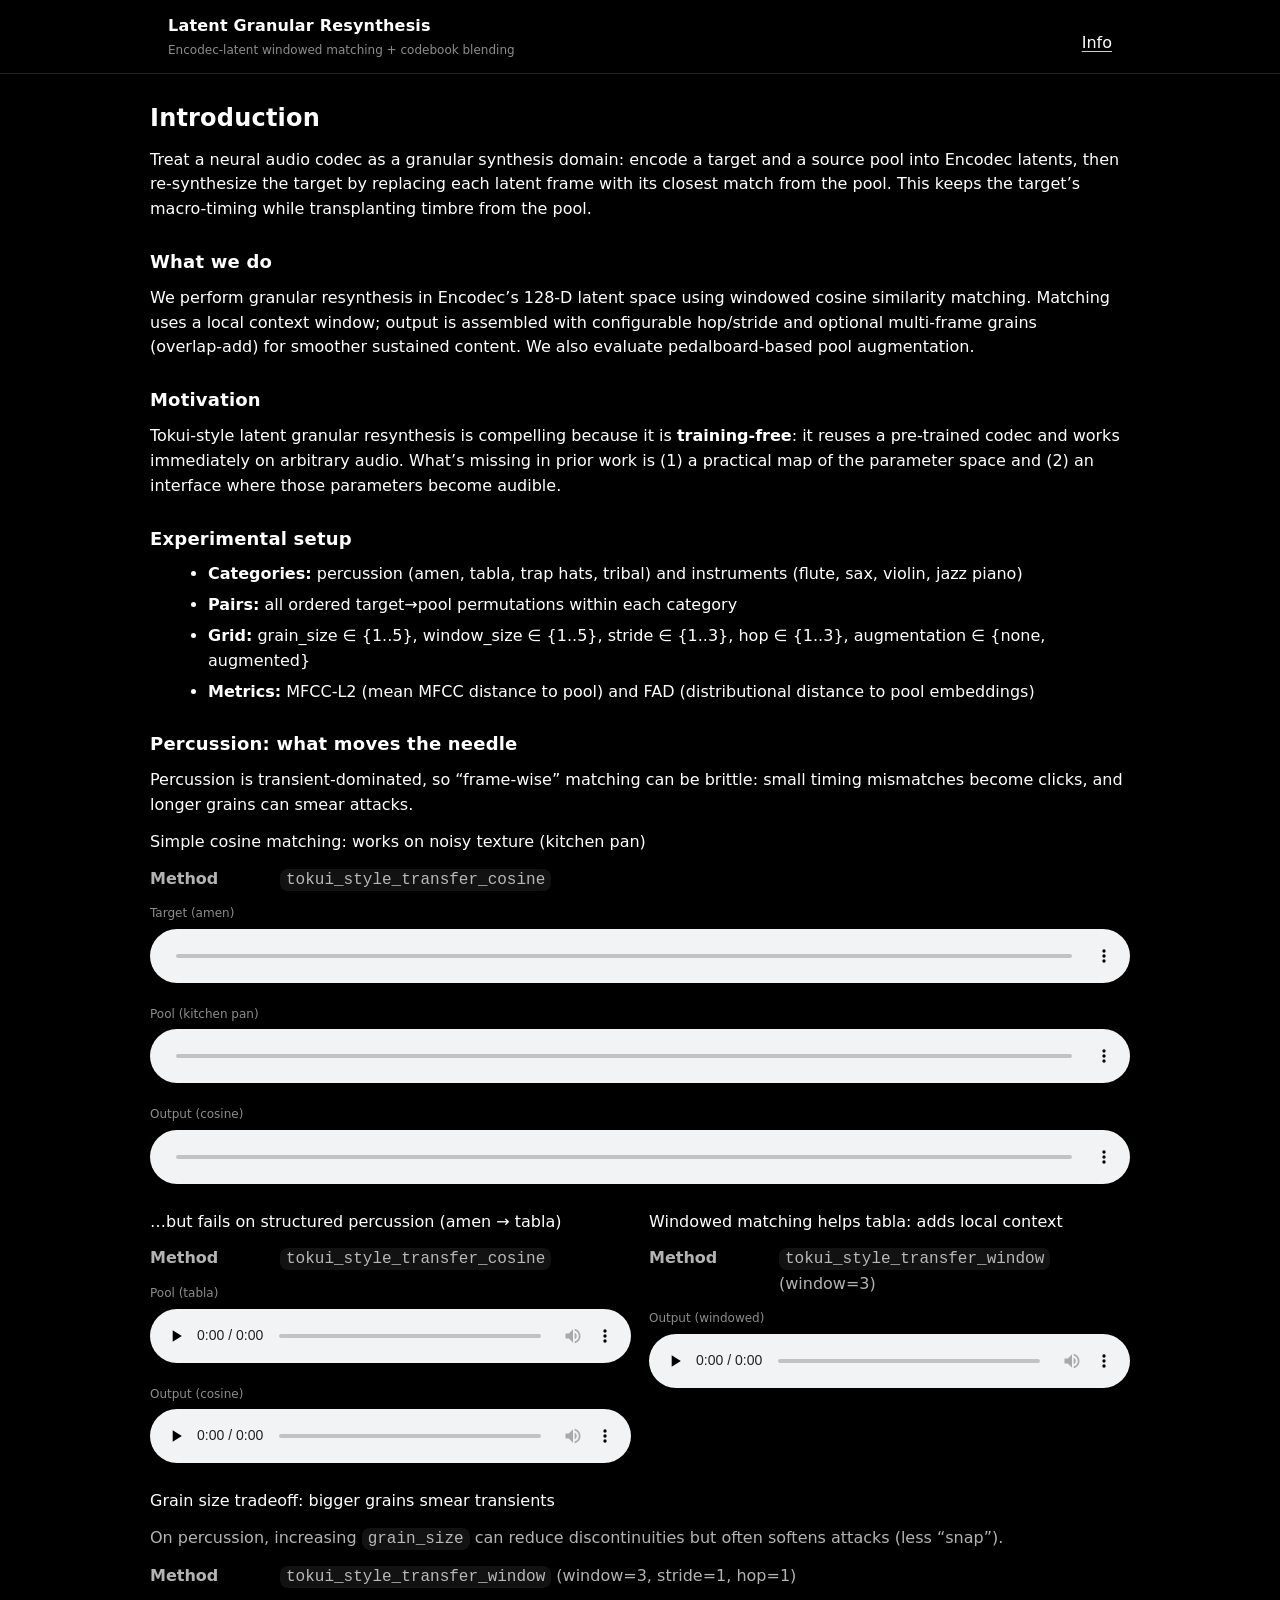
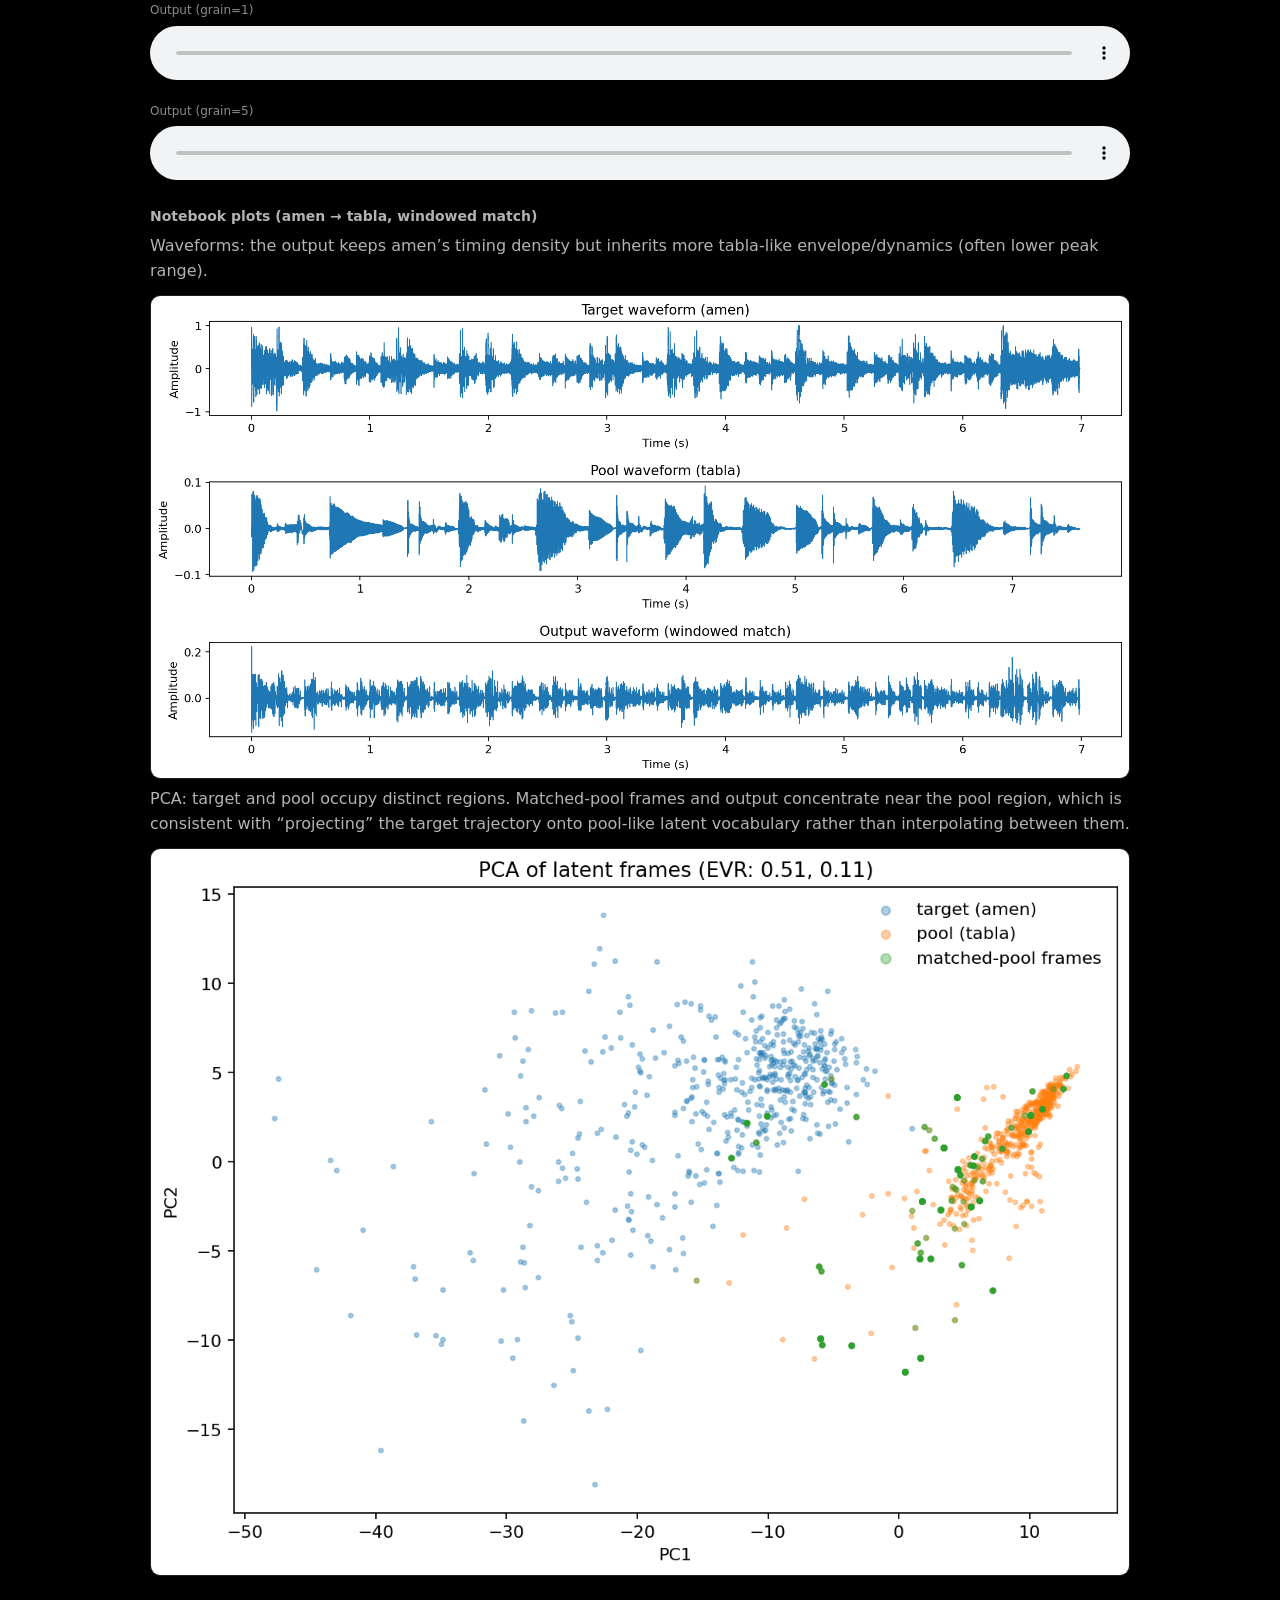
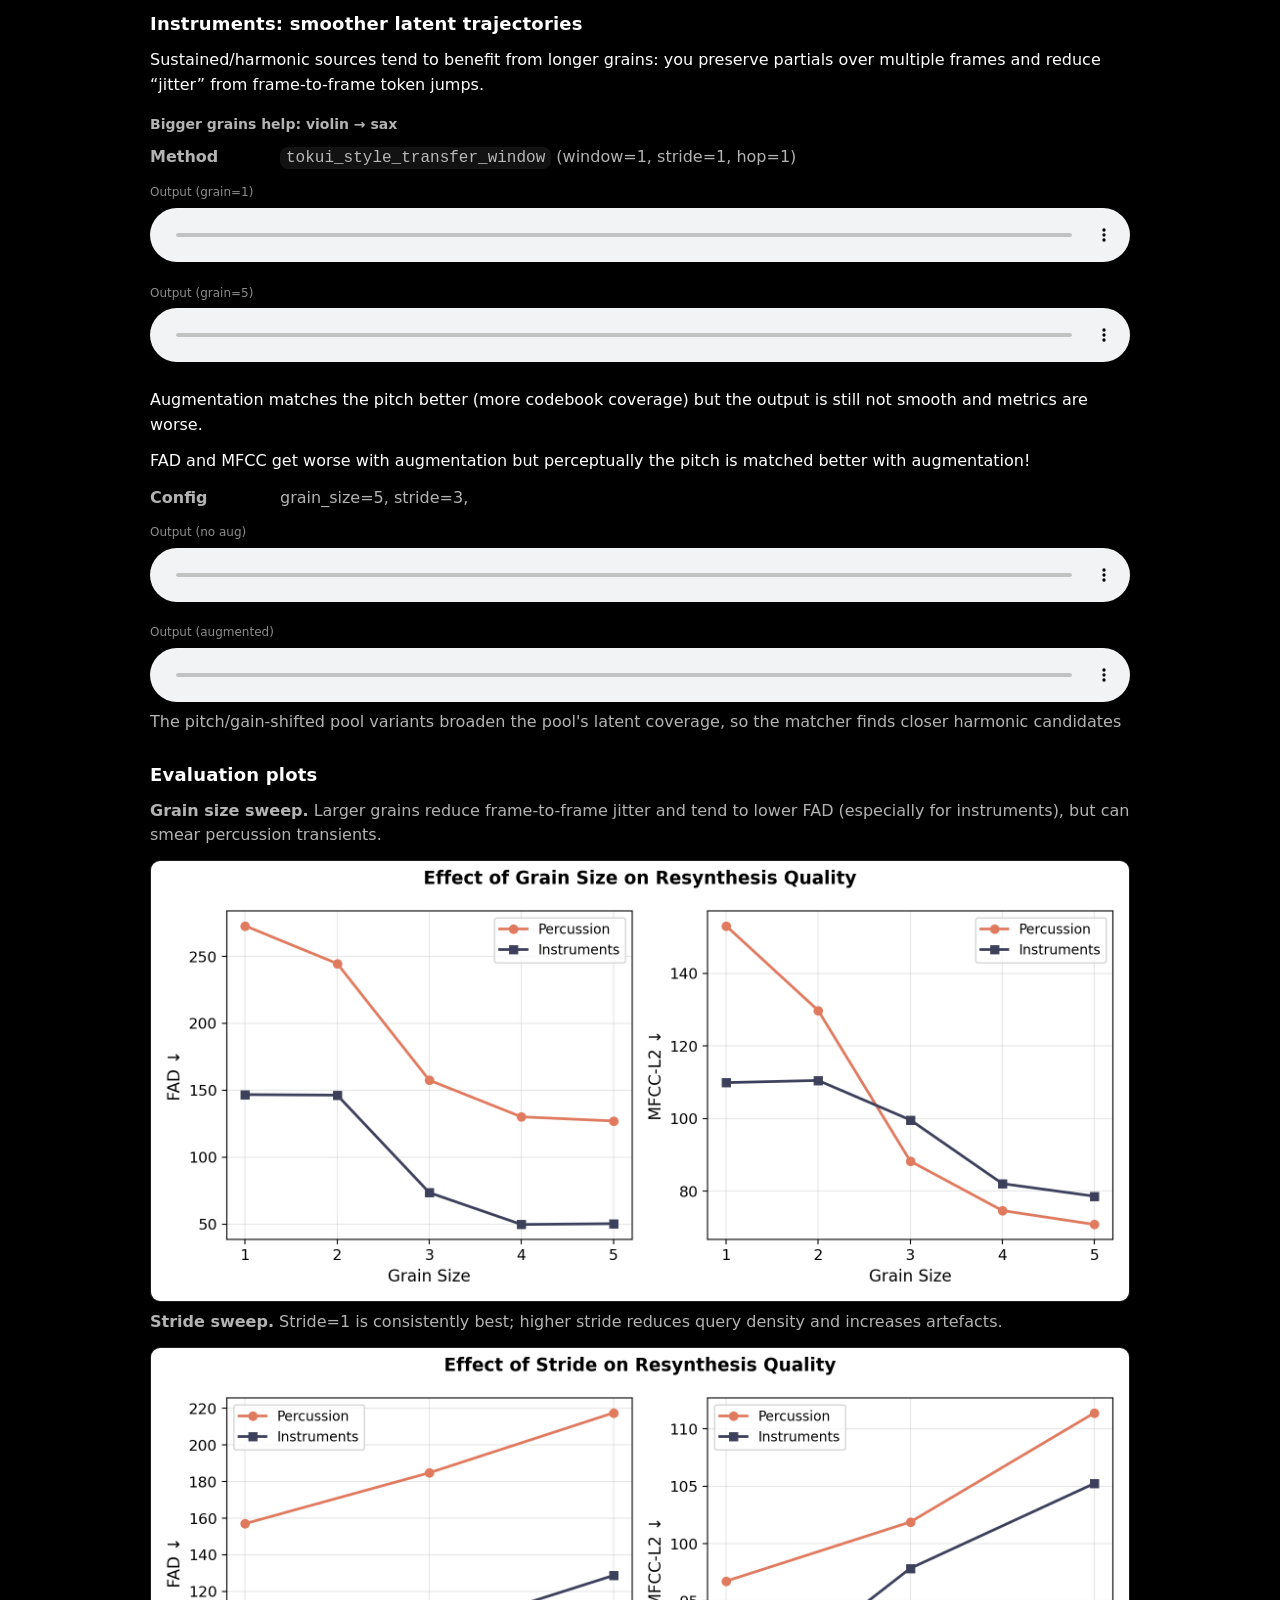
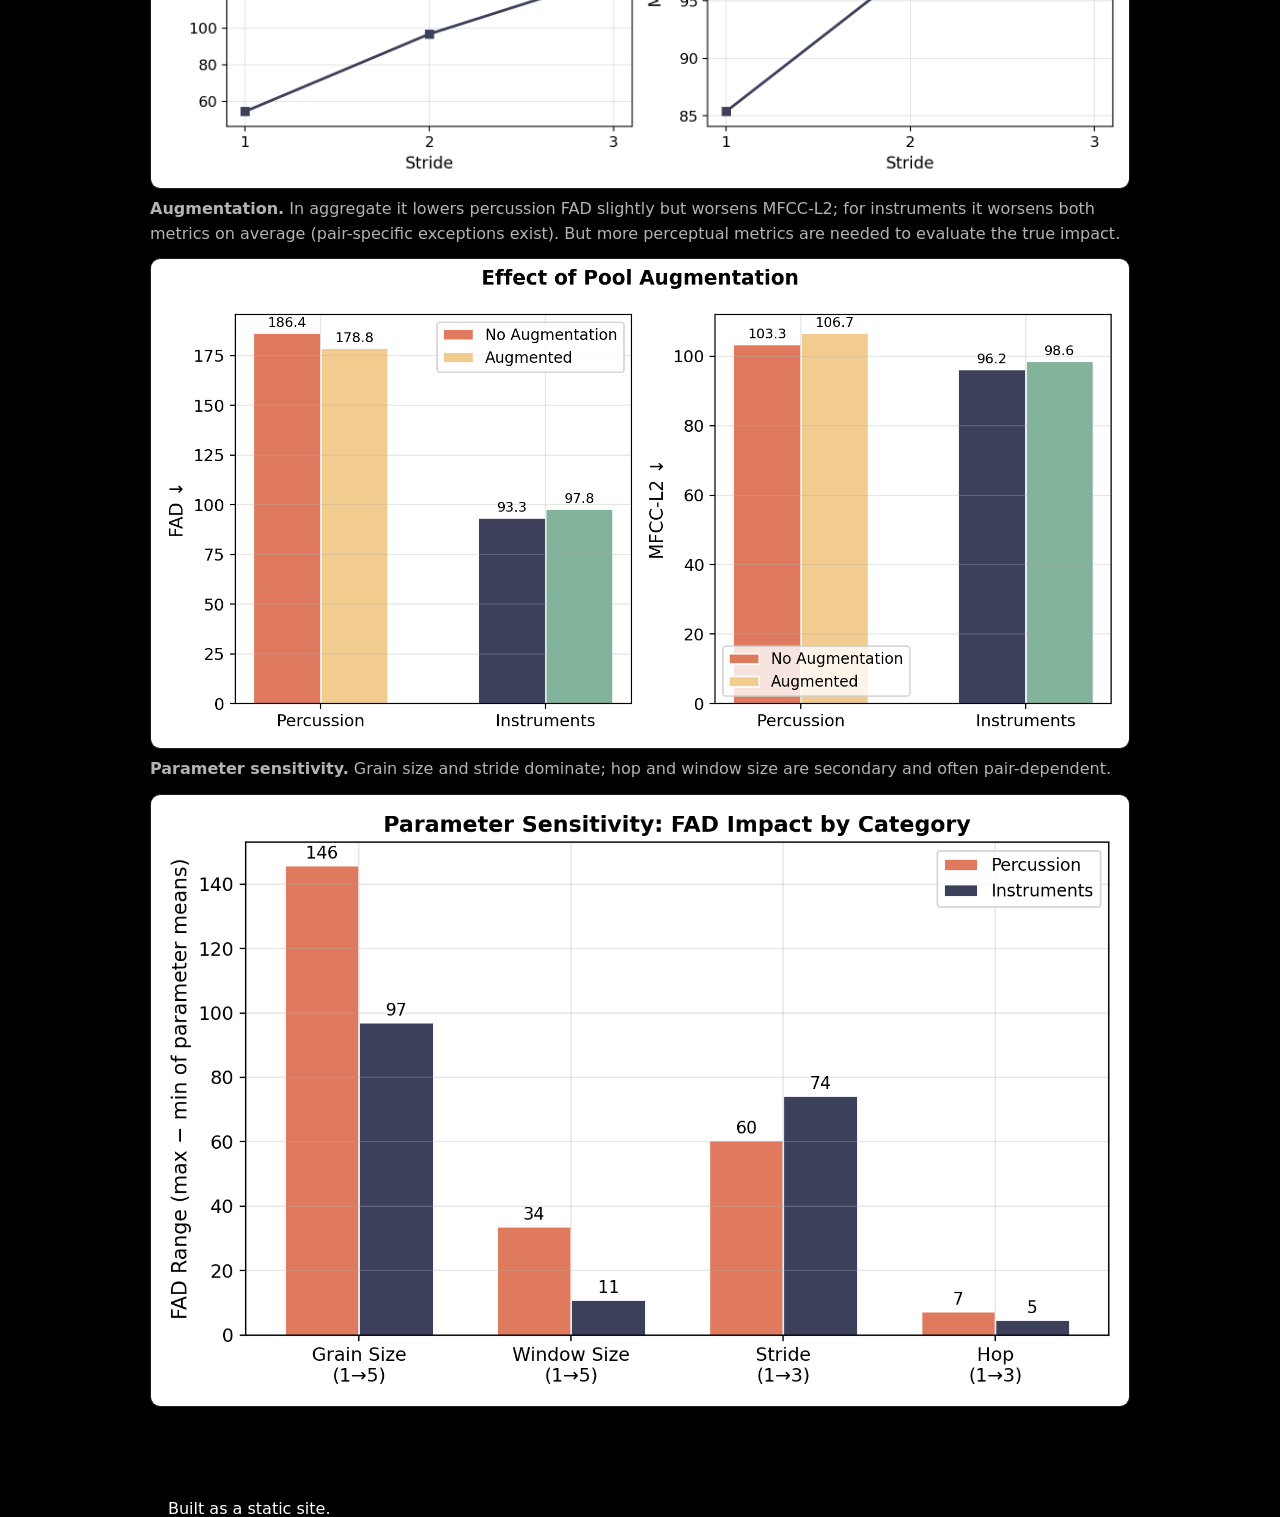
<file: website-lite/index.html>
<!doctype html>
<html lang="en">
  <head>
    <meta charset="utf-8" />
    <meta name="viewport" content="width=device-width, initial-scale=1" />
    <title>Latent Granular Resynthesis</title>
    <link rel="stylesheet" href="static/site.css" />
  </head>
  <body>
    <header class="nav-primary">
      <div class="container">
        <div class="brand">
          <div class="brand-title">Latent Granular Resynthesis</div>
          <div class="brand-sub">Encodec-latent windowed matching + codebook blending</div>
        </div>
        <nav class="nav-links" aria-label="Primary">
          <a class="active" href="#">Info</a>
        </nav>
      </div>
    </header>
    <main class="container content">

      <section id="idea" class="card">
        <h1>Introduction</h1>
        <p>
          Treat a neural audio codec as a granular synthesis domain: encode a target and a source pool into
          Encodec latents, then re-synthesize the target by replacing each latent frame with its closest match
          from the pool. This keeps the target’s macro-timing while transplanting timbre from the pool.
        </p>
      </section>

      <section id="method" class="card">
        <h2>What we do</h2>
        <p>
          We perform granular resynthesis in Encodec’s 128‑D latent space using windowed cosine similarity matching.
          Matching uses a local context window; output is assembled with configurable hop/stride and optional multi‑frame
          grains (overlap‑add) for smoother sustained content. We also evaluate pedalboard-based pool augmentation.
        </p>
        <h2>Motivation</h2>
        <p>
          Tokui-style latent granular resynthesis is compelling because it is <strong>training-free</strong>: it reuses a pre-trained codec
          and works immediately on arbitrary audio. What’s missing in prior work is (1) a practical map of the parameter space and (2) an
          interface where those parameters become audible.
        </p>

        <h2>Experimental setup</h2>
        <ul>
          <li><strong>Categories:</strong> percussion (amen, tabla, trap hats, tribal) and instruments (flute, sax, violin, jazz piano)</li>
          <li><strong>Pairs:</strong> all ordered target→pool permutations within each category</li>
          <li><strong>Grid:</strong> grain_size ∈ {1..5}, window_size ∈ {1..5}, stride ∈ {1..3}, hop ∈ {1..3}, augmentation ∈ {none, augmented}</li>
          <li><strong>Metrics:</strong> MFCC‑L2 (mean MFCC distance to pool) and FAD (distributional distance to pool embeddings)</li>
        </ul>

      </section>

      <section id="percussion" class="card">
        <h2>Percussion: what moves the needle</h2>
        <p>
          Percussion is transient-dominated, so “frame-wise” matching can be brittle: small timing mismatches become
          clicks, and longer grains can smear attacks.
        </p>

        <div class="example">
          <p>Simple cosine matching: works on noisy texture (kitchen pan)</p>
          <div class="kv">
            <div><strong>Method</strong></div><div><code>tokui_style_transfer_cosine</code></div>
          </div>
          <div class="audio-row">
            <div>
              <div class="label">Target (amen)</div>
              <audio controls preload="none" src="static/audio/examples/percussion/cosine_kitchen_pan/target.wav"></audio>
            </div>
            <div>
              <div class="label">Pool (kitchen pan)</div>
              <audio controls preload="none" src="static/audio/examples/percussion/cosine_kitchen_pan/pool.wav"></audio>
            </div>
            <div>
              <div class="label">Output (cosine)</div>
              <audio controls preload="none" src="static/audio/examples/percussion/cosine_kitchen_pan/output_cosine.wav"></audio>
            </div>
          </div>
        </div>

        <div class="grid2">
          <div class="example">
            <p>…but fails on structured percussion (amen → tabla)</p>
            <div class="kv">
              <div><strong>Method</strong></div><div><code>tokui_style_transfer_cosine</code></div>
            </div>
            <div class="audio-row">
              <div>
                <div class="label">Pool (tabla)</div>
                <audio controls preload="none" src="static/audio/examples/percussion/cosine_tabla_bad/pool.wav"></audio>
              </div>
              <div>
                <div class="label">Output (cosine)</div>
                <audio controls preload="none" src="static/audio/examples/percussion/cosine_tabla_bad/output_cosine.wav"></audio>
              </div>
            </div>
          </div>

          <div class="example">
            <p>Windowed matching helps tabla: adds local context</p>
            <div class="kv">
              <div><strong>Method</strong></div><div><code>tokui_style_transfer_window</code> (window=3)</div>
            </div>
            <div class="audio-row">
              <div>
                <div class="label">Output (windowed)</div>
                <audio controls preload="none" src="static/audio/examples/percussion/window_tabla/output_window.wav"></audio>
              </div>
            </div>
          </div>
        </div>

        <div class="example">
          <p>Grain size tradeoff: bigger grains smear transients</p>
          <p class="muted">
            On percussion, increasing <code>grain_size</code> can reduce discontinuities but often softens attacks (less “snap”).
          </p>
          <div class="kv">
            <div><strong>Method</strong></div><div><code>tokui_style_transfer_window</code> (window=3, stride=1, hop=1)</div>
          </div>
          <div class="audio-row">
            <div>
              <div class="label">Output (grain=1)</div>
              <audio controls preload="none" src="static/audio/examples/percussion/grain_amen_to_tabla/output_grain1.wav"></audio>
            </div>
            <div>
              <div class="label">Output (grain=5)</div>
              <audio controls preload="none" src="static/audio/examples/percussion/grain_amen_to_tabla/output_grain5.wav"></audio>
            </div>
          </div>
        </div>

        <h3>Notebook plots (amen → tabla, windowed match)</h3>
        <figure>
          <p class="muted">
            Waveforms: the output keeps amen’s timing density but inherits more tabla-like envelope/dynamics (often lower peak range).
          </p>
          <img alt="Amen/tabla waveforms" src="static/plots/notebook/amen_tabla_waveforms.png" />
        </figure>

        <figure>
          <p class="muted">
            PCA: target and pool occupy distinct regions. Matched-pool frames and output concentrate near the pool region, which is
            consistent with “projecting” the target trajectory onto pool-like latent vocabulary rather than interpolating between them.
          </p>
          <img alt="Latent PCA" src="static/plots/notebook/amen_tabla_latents_pca.png" />
        </figure>
      </section>

      <section id="instruments" class="card">
        <h2>Instruments: smoother latent trajectories</h2>
        <p>
          Sustained/harmonic sources tend to benefit from longer grains: you preserve partials over multiple frames and
          reduce “jitter” from frame-to-frame token jumps.
        </p>

        <div class="example">
          <h3>Bigger grains help: violin → sax</h3>
          <div class="kv">
            <div><strong>Method</strong></div><div><code>tokui_style_transfer_window</code> (window=1, stride=1, hop=1)</div>
          </div>
          <div class="audio-row">
            <div>
              <div class="label">Output (grain=1)</div>
              <audio controls preload="none" src="static/audio/examples/instruments/grain_violin_to_sax/output_grain1.wav"></audio>
            </div>
            <div>
              <div class="label">Output (grain=5)</div>
              <audio controls preload="none" src="static/audio/examples/instruments/grain_violin_to_sax/output_grain5.wav"></audio>
            </div>
          </div>
        </div>

        <div class="example">
          <p>Augmentation matches the pitch better (more codebook coverage) but the output is still not smooth and metrics are worse.</p>
          <p> FAD and MFCC get worse with augmentation but perceptually the pitch is matched better with augmentation! </p>
          <div class="kv">
            <div><strong>Config</strong></div><div>grain_size=5, stride=3,</div>
          </div>
          <div class="audio-row">
            <div>
              <div class="label">Output (no aug)</div>
              <audio controls preload="none" src="static/audio/examples/instruments/aug_violin_to_sax/output_none.wav"></audio>
            </div>
            <div>
              <div class="label">Output (augmented)</div>
              <audio controls preload="none" src="static/audio/examples/instruments/aug_violin_to_sax/output_augmented.wav"></audio>
            </div>
          </div>
          <p class="muted">
            The pitch/gain-shifted pool variants broaden the pool's latent coverage, so the matcher
            finds closer harmonic candidates
          </p>
        </div>
      </section>

      <section id="plots" class="card">
        <h2>Evaluation plots</h2>

        <figure>
          <p class="muted"><strong>Grain size sweep.</strong> Larger grains reduce frame-to-frame jitter and tend to lower FAD (especially for instruments), but can smear percussion transients.</p>
          <img alt="Grain size plot" src="static/plots/01_grain_size.png" />
        </figure>

        <figure>
          <p class="muted"><strong>Stride sweep.</strong> Stride=1 is consistently best; higher stride reduces query density and increases artefacts.</p>
          <img alt="Stride plot" src="static/plots/03_stride.png" />
        </figure>

        <figure>
          <p class="muted"><strong>Augmentation.</strong> In aggregate it lowers percussion FAD slightly but worsens MFCC‑L2; for instruments it worsens both metrics on average (pair-specific exceptions exist). But more perceptual metrics are needed to evaluate the true impact.</p>
          <img alt="Augmentation plot" src="static/plots/05_augmentation.png" />
        </figure>

        <figure>
          <p class="muted"><strong>Parameter sensitivity.</strong> Grain size and stride dominate; hop and window size are secondary and often pair-dependent.</p>
          <img alt="Parameter sensitivity" src="static/plots/10_parameter_sensitivity.png" />
        </figure>
      </section>
    </main>
    <footer class="footer">
      <div class="container">
        <div>Built as a static site.</div>
      </div>
    </footer>
  </body>
</html>
</file>
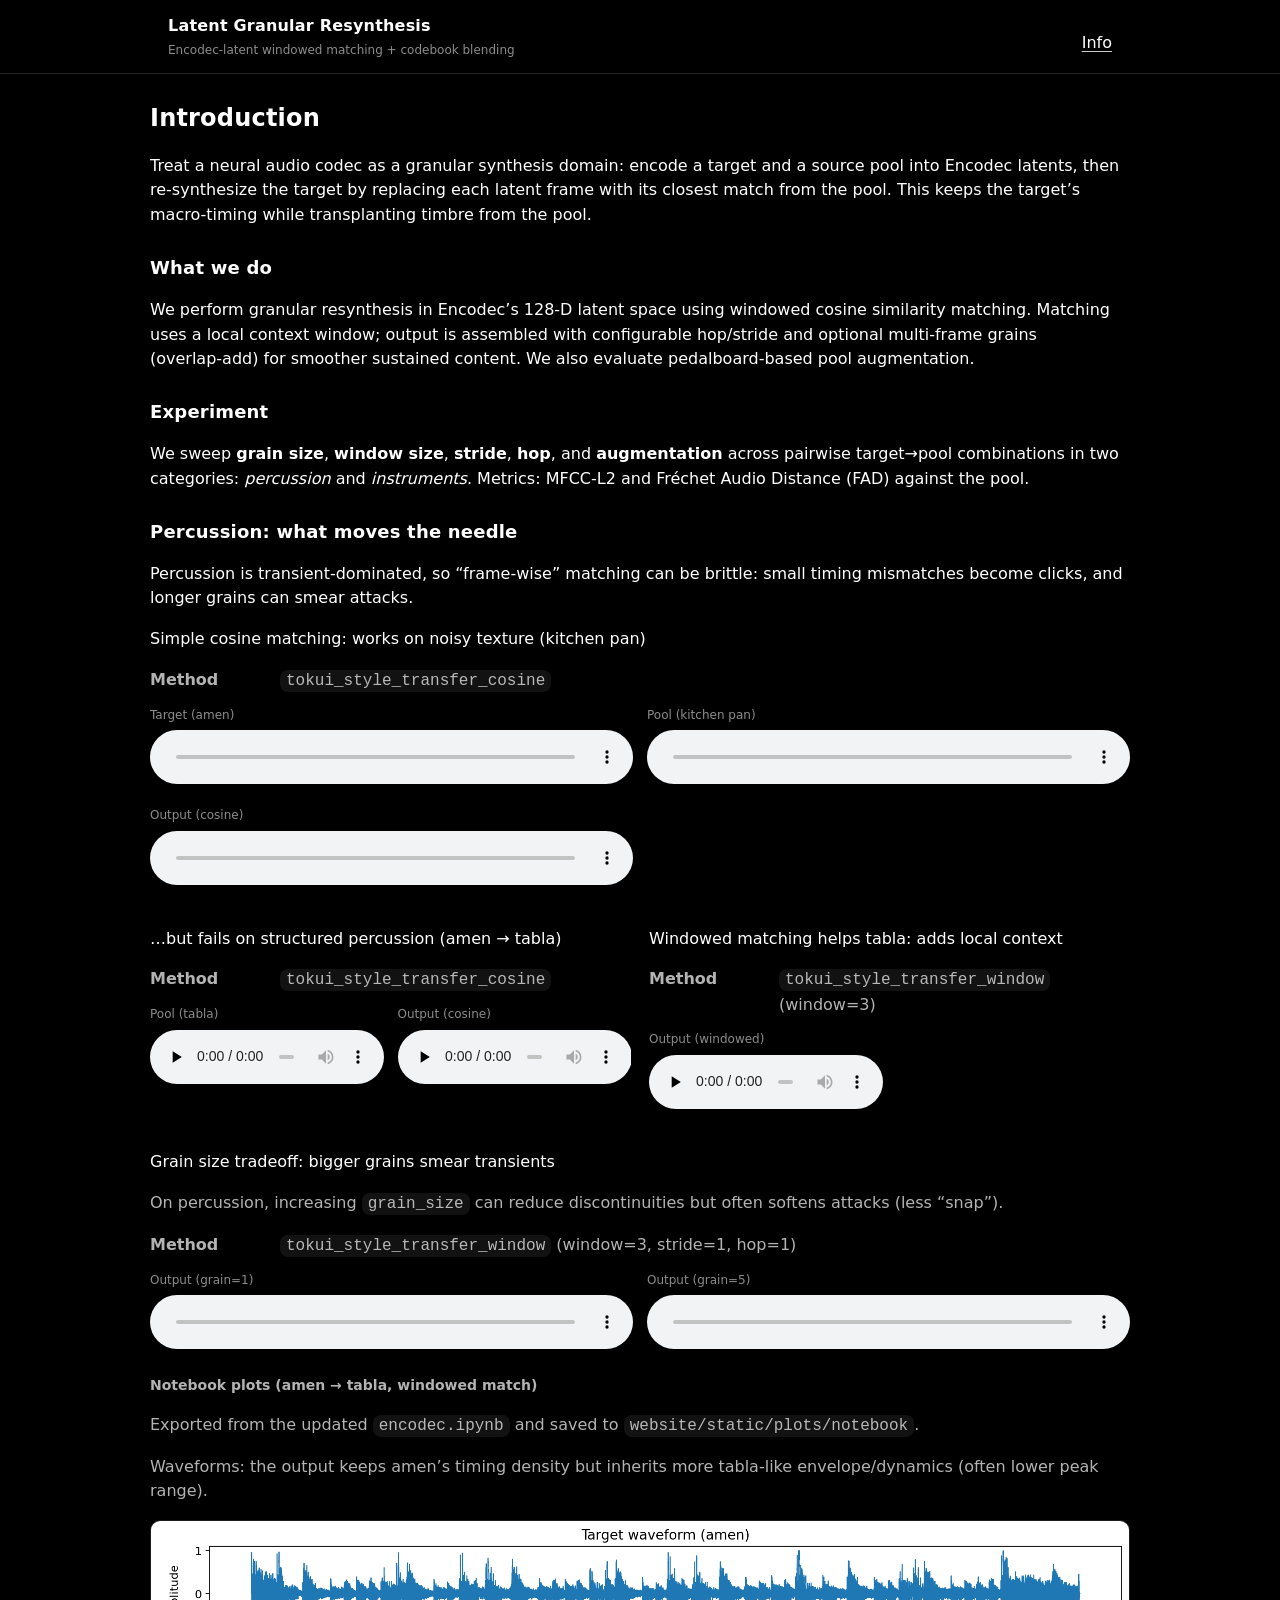
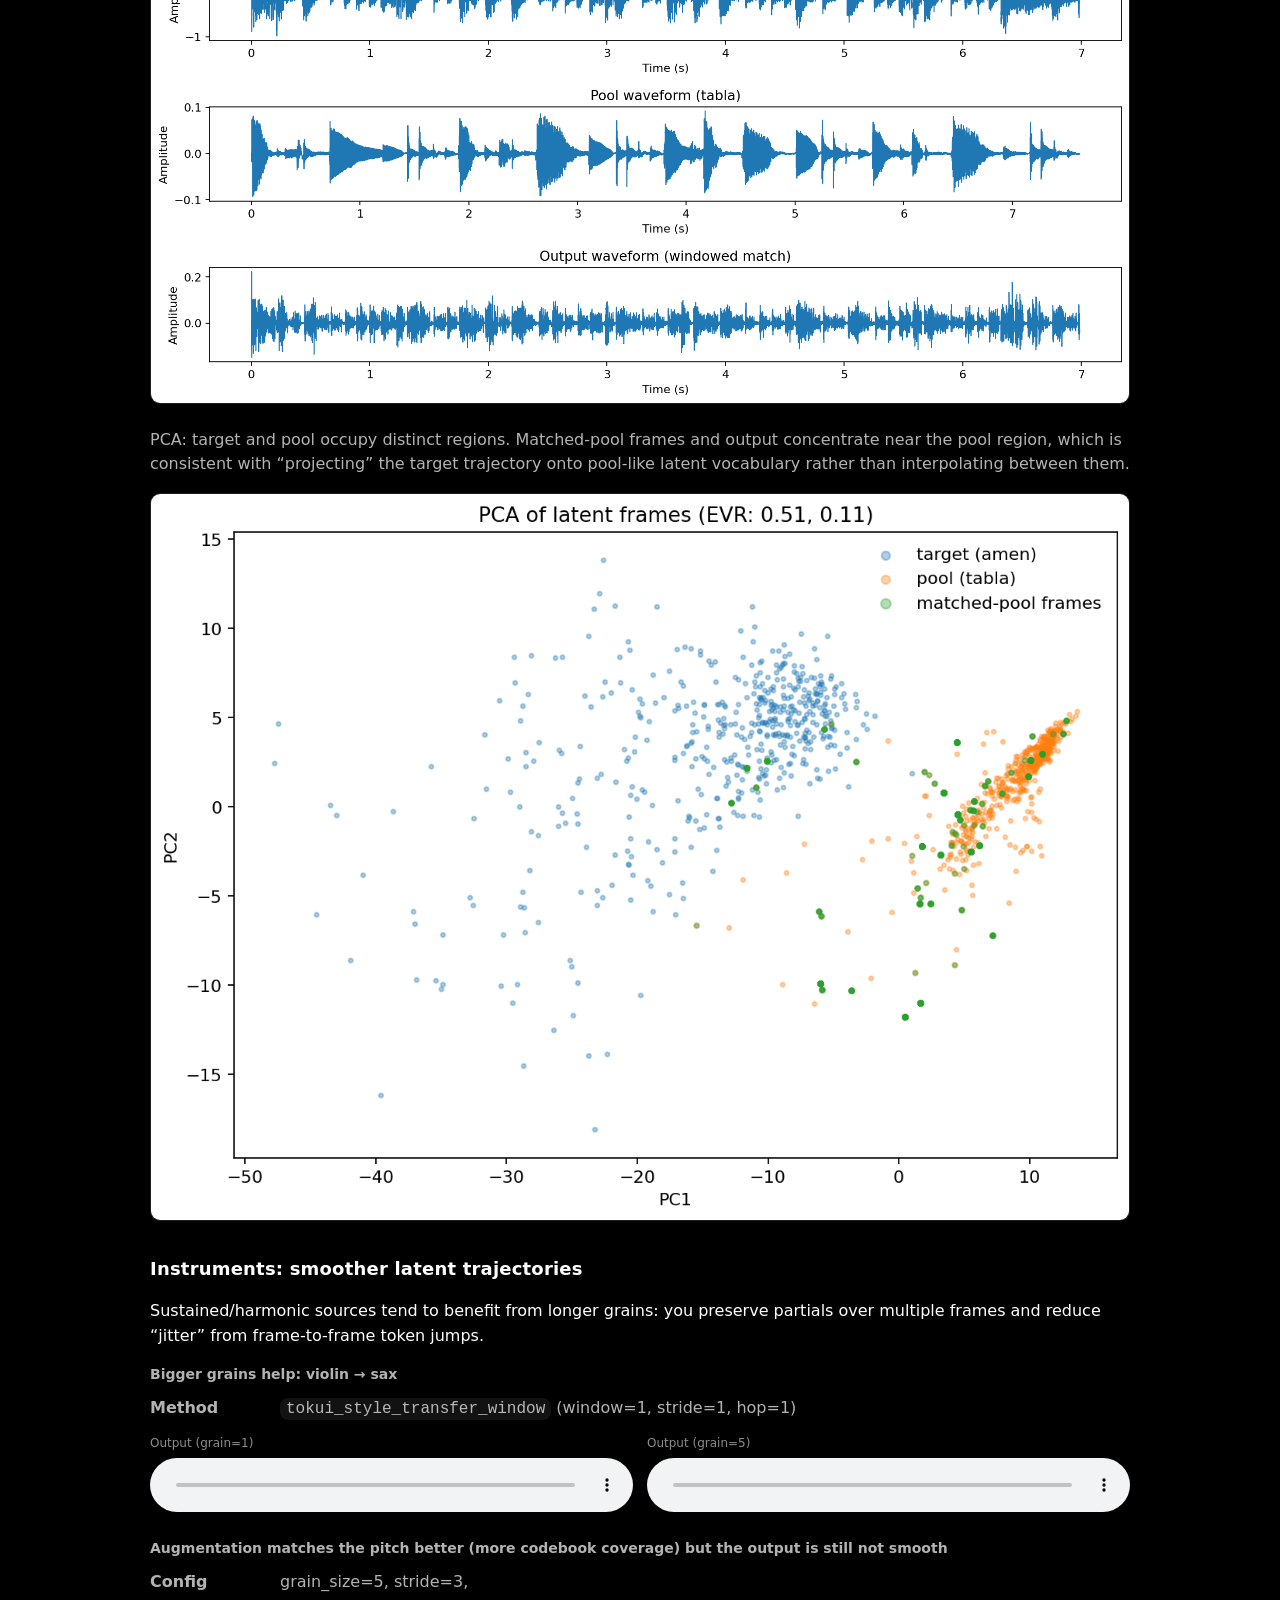
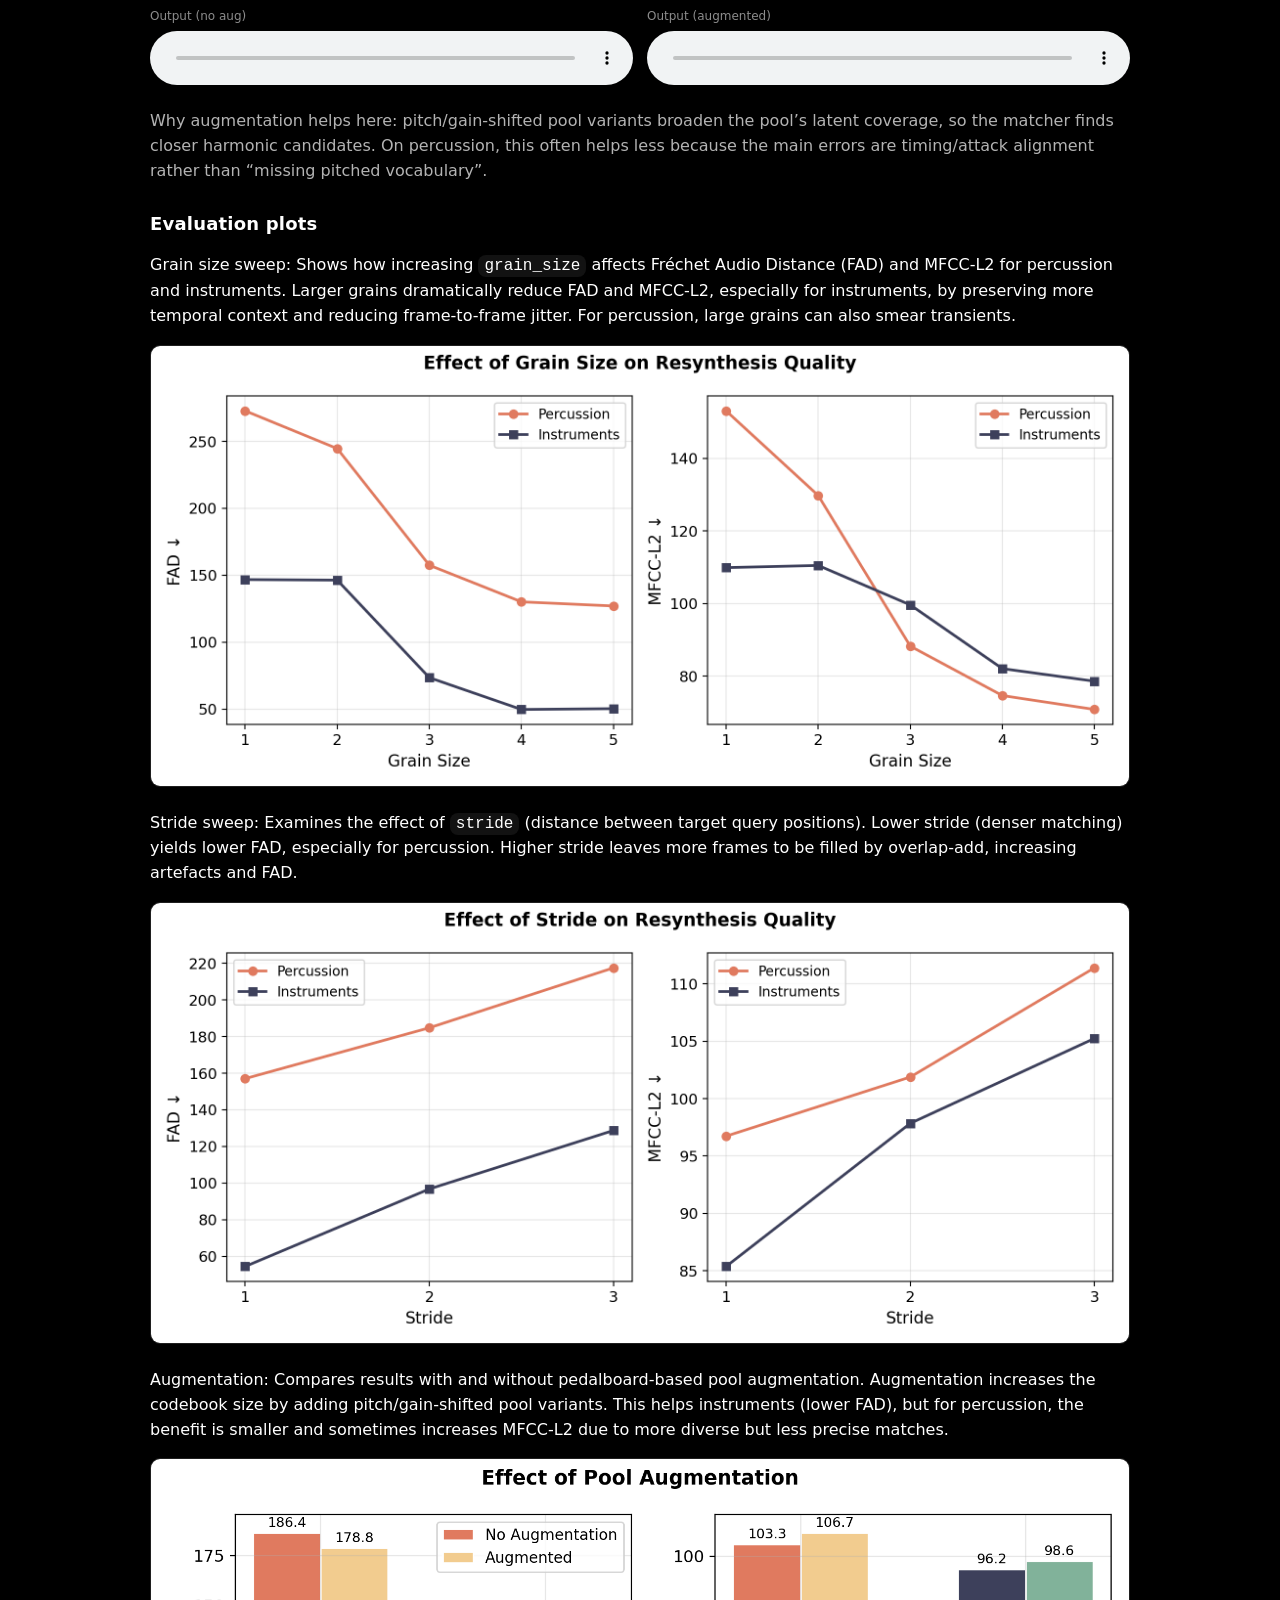
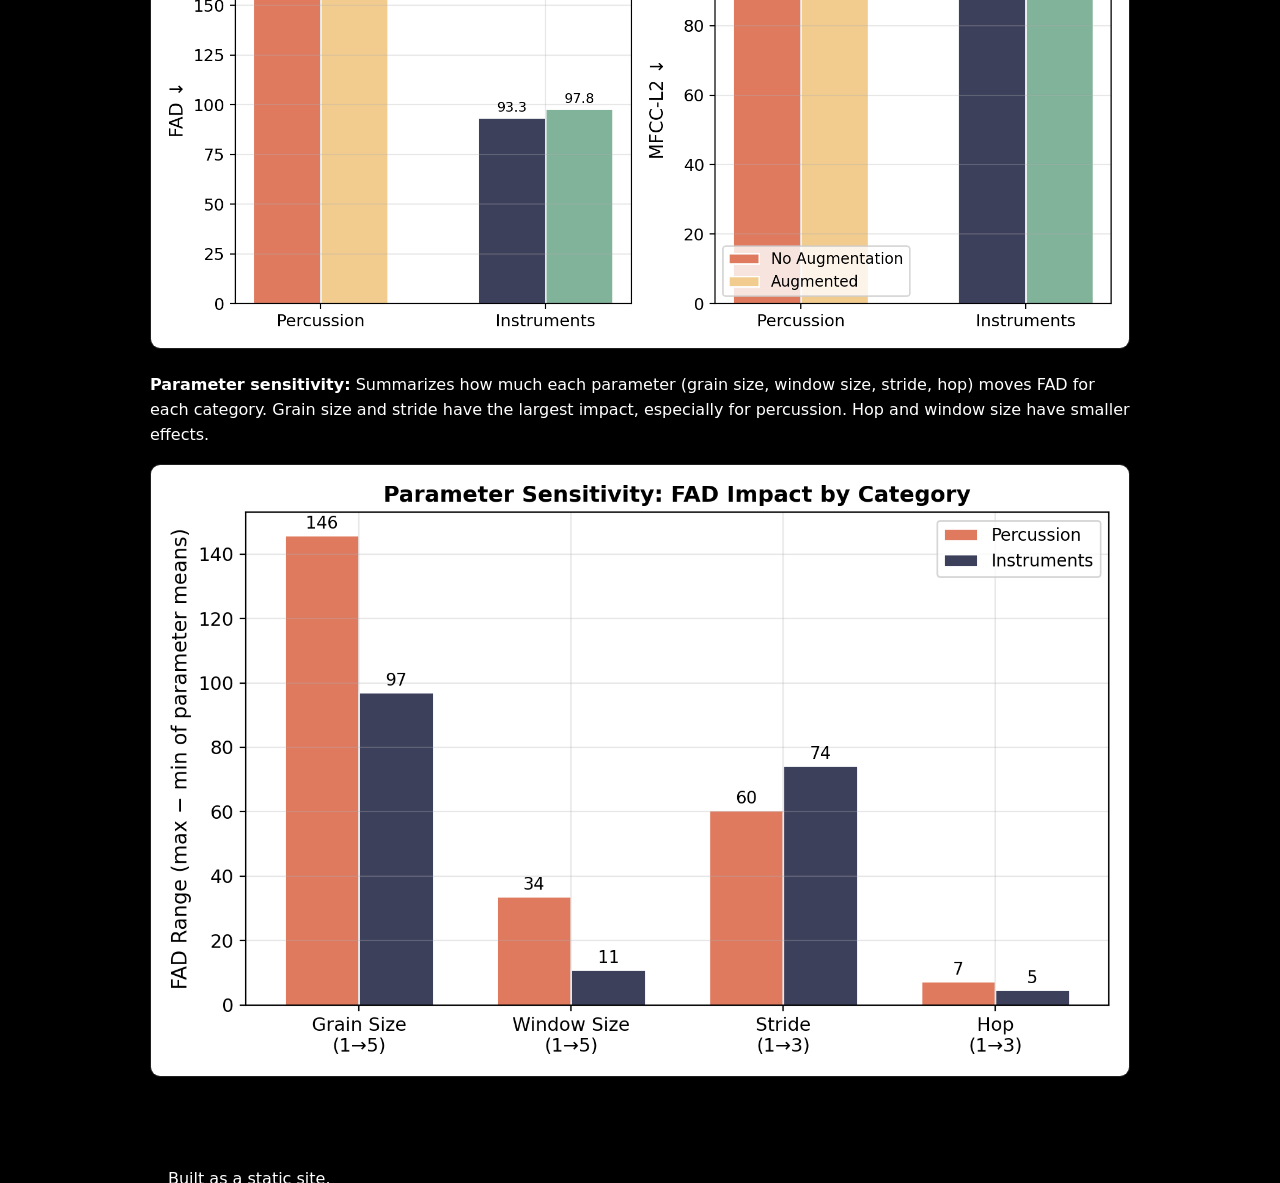
<file: website/static/audio/examples/instruments/aug_violin_to_sax/Latent Granular Resynthesis.html>
<!DOCTYPE html>
<!-- saved from url=(0103)file:///Users/sangarshananveera/dev/UPF/GenAI-Part2/latent-granular-resynthesis/website-lite/index.html -->
<html lang="en"><head><meta http-equiv="Content-Type" content="text/html; charset=UTF-8">
    
    <meta name="viewport" content="width=device-width, initial-scale=1">
    <title>Latent Granular Resynthesis</title>
    <link rel="stylesheet" href="./Latent Granular Resynthesis_files/site.css">
  </head>
  <body>
    <header class="nav-primary">
      <div class="container">
        <div class="brand">
          <div class="brand-title">Latent Granular Resynthesis</div>
          <div class="brand-sub">Encodec-latent windowed matching + codebook blending</div>
        </div>
        <nav class="nav-links" aria-label="Primary">
          <a class="active" href="file:///Users/sangarshananveera/dev/UPF/GenAI-Part2/latent-granular-resynthesis/website-lite/index.html#">Info</a>
        </nav>
      </div>
    </header>
    <main class="container content">

      <section id="idea" class="card">
        <h1>Introduction</h1>
        <p>
          Treat a neural audio codec as a granular synthesis domain: encode a target and a source pool into
          Encodec latents, then re-synthesize the target by replacing each latent frame with its closest match
          from the pool. This keeps the target’s macro-timing while transplanting timbre from the pool.
        </p>
      </section>

      <section id="method" class="card">
        <h2>What we do</h2>
        <p>
          We perform granular resynthesis in Encodec’s 128‑D latent space using windowed cosine similarity matching.
          Matching uses a local context window; output is assembled with configurable hop/stride and optional multi‑frame
          grains (overlap‑add) for smoother sustained content. We also evaluate pedalboard-based pool augmentation.
        </p>
        <h2>Experiment</h2>
        <p>
          We sweep <strong>grain size</strong>, <strong>window size</strong>, <strong>stride</strong>, <strong>hop</strong>,
          and <strong>augmentation</strong> across pairwise target→pool combinations in two categories:
          <em>percussion</em> and <em>instruments</em>. Metrics: MFCC‑L2 and Fréchet Audio Distance (FAD) against the pool.
        </p>
      </section>

      <section id="percussion" class="card">
        <h2>Percussion: what moves the needle</h2>
        <p>
          Percussion is transient-dominated, so “frame-wise” matching can be brittle: small timing mismatches become
          clicks, and longer grains can smear attacks.
        </p>

        <div class="example">
          <p>Simple cosine matching: works on noisy texture (kitchen pan)</p>
          <div class="kv">
            <div><strong>Method</strong></div><div><code>tokui_style_transfer_cosine</code></div>
          </div>
          <div class="audio-row">
            <div>
              <div class="label">Target (amen)</div>
              <audio controls="" preload="none" src="static/audio/examples/percussion/cosine_kitchen_pan/target.wav"></audio>
            </div>
            <div>
              <div class="label">Pool (kitchen pan)</div>
              <audio controls="" preload="none" src="static/audio/examples/percussion/cosine_kitchen_pan/pool.wav"></audio>
            </div>
            <div>
              <div class="label">Output (cosine)</div>
              <audio controls="" preload="none" src="static/audio/examples/percussion/cosine_kitchen_pan/output_cosine.wav"></audio>
            </div>
          </div>
        </div>

        <div class="grid2">
          <div class="example">
            <p>…but fails on structured percussion (amen → tabla)</p>
            <div class="kv">
              <div><strong>Method</strong></div><div><code>tokui_style_transfer_cosine</code></div>
            </div>
            <div class="audio-row">
              <div>
                <div class="label">Pool (tabla)</div>
                <audio controls="" preload="none" src="static/audio/examples/percussion/cosine_tabla_bad/pool.wav"></audio>
              </div>
              <div>
                <div class="label">Output (cosine)</div>
                <audio controls="" preload="none" src="static/audio/examples/percussion/cosine_tabla_bad/output_cosine.wav"></audio>
              </div>
            </div>
          </div>

          <div class="example">
            <p>Windowed matching helps tabla: adds local context</p>
            <div class="kv">
              <div><strong>Method</strong></div><div><code>tokui_style_transfer_window</code> (window=3)</div>
            </div>
            <div class="audio-row">
              <div>
                <div class="label">Output (windowed)</div>
                <audio controls="" preload="none" src="static/audio/examples/percussion/window_tabla/output_window.wav"></audio>
              </div>
            </div>
          </div>
        </div>

        <div class="example">
          <p>Grain size tradeoff: bigger grains smear transients</p>
          <p class="muted">
            On percussion, increasing <code>grain_size</code> can reduce discontinuities but often softens attacks (less “snap”).
          </p>
          <div class="kv">
            <div><strong>Method</strong></div><div><code>tokui_style_transfer_window</code> (window=3, stride=1, hop=1)</div>
          </div>
          <div class="audio-row">
            <div>
              <div class="label">Output (grain=1)</div>
              <audio controls="" preload="none" src="static/audio/examples/percussion/grain_amen_to_tabla/output_grain1.wav"></audio>
            </div>
            <div>
              <div class="label">Output (grain=5)</div>
              <audio controls="" preload="none" src="static/audio/examples/percussion/grain_amen_to_tabla/output_grain5.wav"></audio>
            </div>
          </div>
        </div>

        <h3>Notebook plots (amen → tabla, windowed match)</h3>
        <p class="muted">
          Exported from the updated <code>encodec.ipynb</code> and saved to <code>website/static/plots/notebook</code>.
        </p>

        <figure>
          <p class="muted">
            Waveforms: the output keeps amen’s timing density but inherits more tabla-like envelope/dynamics (often lower peak range).
          </p>
          <img alt="Amen/tabla waveforms" src="./Latent Granular Resynthesis_files/amen_tabla_waveforms.png">
        </figure>

        <figure>
          <p class="muted">
            PCA: target and pool occupy distinct regions. Matched-pool frames and output concentrate near the pool region, which is
            consistent with “projecting” the target trajectory onto pool-like latent vocabulary rather than interpolating between them.
          </p>
          <img alt="Latent PCA" src="./Latent Granular Resynthesis_files/amen_tabla_latents_pca.png">
        </figure>
      </section>

      <section id="instruments" class="card">
        <h2>Instruments: smoother latent trajectories</h2>
        <p>
          Sustained/harmonic sources tend to benefit from longer grains: you preserve partials over multiple frames and
          reduce “jitter” from frame-to-frame token jumps.
        </p>

        <div class="example">
          <h3>Bigger grains help: violin → sax</h3>
          <div class="kv">
            <div><strong>Method</strong></div><div><code>tokui_style_transfer_window</code> (window=1, stride=1, hop=1)</div>
          </div>
          <div class="audio-row">
            <div>
              <div class="label">Output (grain=1)</div>
              <audio controls="" preload="none" src="static/audio/examples/instruments/grain_violin_to_sax/output_grain1.wav"></audio>
            </div>
            <div>
              <div class="label">Output (grain=5)</div>
              <audio controls="" preload="none" src="static/audio/examples/instruments/grain_violin_to_sax/output_grain5.wav"></audio>
            </div>
          </div>
        </div>

        <div class="example">
          <h3>Augmentation matches the pitch better (more codebook coverage) but the output is still not smooth</h3>
          <div class="kv">
            <div><strong>Config</strong></div><div>grain_size=5, stride=3,</div>
          </div>
          <div class="audio-row">
            <div>
              <div class="label">Output (no aug)</div>
              <audio controls="" preload="none" src="static/audio/examples/instruments/aug_violin_to_sax/output_none.wav"></audio>
            </div>
            <div>
              <div class="label">Output (augmented)</div>
              <audio controls="" preload="none" src="static/audio/examples/instruments/aug_violin_to_sax/output_augmented.wav"></audio>
            </div>
          </div>
          <p class="muted">
            Why augmentation helps here: pitch/gain-shifted pool variants broaden the pool’s latent coverage, so the matcher
            finds closer harmonic candidates. On percussion, this often helps less because the main errors are timing/attack
            alignment rather than “missing pitched vocabulary”.
          </p>
        </div>
      </section>

      <section id="plots" class="card">
        <h2>Evaluation plots</h2>

        <figure>
          <p>Grain size sweep: Shows how increasing <code>grain_size</code> affects Fréchet Audio Distance (FAD) and MFCC-L2 for percussion and instruments. Larger grains dramatically reduce FAD and MFCC-L2, especially for instruments, by preserving more temporal context and reducing frame-to-frame jitter. For percussion, large grains can also smear transients.
          &nbsp;</p>
            <img alt="Grain size plot" src="./Latent Granular Resynthesis_files/01_grain_size.png">
        </figure>

        <figure>
            <p>Stride sweep: Examines the effect of <code>stride</code> (distance between target query positions). Lower stride (denser matching) yields lower FAD, especially for percussion. Higher stride leaves more frames to be filled by overlap-add, increasing artefacts and FAD.
            &nbsp;</p>
          <img alt="Stride plot" src="./Latent Granular Resynthesis_files/03_stride.png">
        </figure>

        <figure>
            <p>Augmentation: Compares results with and without pedalboard-based pool augmentation. Augmentation increases the codebook size by adding pitch/gain-shifted pool variants. This helps instruments (lower FAD), but for percussion, the benefit is smaller and sometimes increases MFCC-L2 due to more diverse but less precise matches.
            &nbsp;</p>
          <img alt="Augmentation plot" src="./Latent Granular Resynthesis_files/05_augmentation.png">
        </figure>

        <figure>
            <p><strong>Parameter sensitivity:</strong> Summarizes how much each parameter (grain size, window size, stride, hop) moves FAD for each category. Grain size and stride have the largest impact, especially for percussion. Hop and window size have smaller effects.
            &nbsp;</p>
          <img alt="Parameter sensitivity" src="./Latent Granular Resynthesis_files/10_parameter_sensitivity.png">
        </figure>
      </section>
    </main>
    <footer class="footer">
      <div class="container">
        <div>Built as a static site.</div>
      </div>
    </footer>
  
</body></html>
</file>
<file: website-lite/static/site.css>
:root{
  --bg:#000;
  --text:#fff;
  --muted:rgba(255,255,255,.7);
  --muted2:rgba(255,255,255,.55);
  --line:rgba(255,255,255,.14);
}

*{box-sizing:border-box}
html,body{margin:0;padding:0;background:var(--bg);color:var(--text);font:16px/1.55 ui-sans-serif,system-ui,-apple-system,Segoe UI,Roboto,Helvetica,Arial,sans-serif}
p{margin:0 0 12px}
ul{margin:0 0 12px 18px}
li{margin:0 0 6px}

a{color:var(--text);text-decoration:underline;text-decoration-color:rgba(255,255,255,.35);text-underline-offset:3px}
a:hover{text-decoration-color:rgba(255,255,255,.85)}

.container{max-width:980px;margin:0 auto;padding:0 18px}

.nav-primary{position:sticky;top:0;z-index:10;background:rgba(0,0,0,.92);border-bottom:1px solid var(--line)}
.nav-primary .container{display:flex;align-items:flex-end;justify-content:space-between;gap:16px;padding:14px 18px}
.brand-title{font-weight:650;letter-spacing:.2px}
.brand-sub{font-size:12px;color:var(--muted2);margin-top:2px}
.nav-links{display:flex;gap:14px;align-items:center}
.nav-links a{padding:4px 0;text-decoration:none;color:var(--muted)}
.nav-links a.active{color:var(--text);text-decoration:underline;text-decoration-color:rgba(255,255,255,.8)}

.nav-secondary{position:sticky;top:56px;z-index:9;background:rgba(0,0,0,.92);border-bottom:1px solid var(--line)}
.subnav{display:flex;flex-wrap:wrap;gap:14px;padding:10px 0}
.subnav a{color:var(--muted);text-decoration:none}
.subnav a:hover{color:var(--text);text-decoration:underline;text-decoration-color:rgba(255,255,255,.6)}

.content{padding:26px 0 56px}

/* Remove “boxed section” look: treat sections as a clean vertical flow */
.card{background:transparent;border:0;border-radius:0;padding:0;margin:0 0 26px}
.card h1{margin:0 0 10px 0;font-size:24px;letter-spacing:.2px}
.card h2{margin:26px 0 10px 0;font-size:18px;letter-spacing:.2px}
.card h3{margin:16px 0 6px 0;font-size:14px;color:var(--muted)}
.muted{color:var(--muted)}
code{background:rgba(255,255,255,.07);padding:2px 6px;border-radius:8px}

.grid2{display:grid;grid-template-columns:1fr;gap:18px}
@media (min-width: 900px){.grid2{grid-template-columns:1fr 1fr}}

.example{padding:0;margin:0 0 18px;border:0;background:transparent}
.kv{display:grid;grid-template-columns:120px 1fr;gap:10px;margin:10px 0 12px;color:var(--muted)}
.audio-row{display:flex;flex-direction:column;gap:14px}
.label{font-size:12px;color:var(--muted2);margin:0 0 6px}
audio{width:100%}

.plot-grid{display:grid;grid-template-columns:1fr;gap:22px;margin-top:10px}
@media (min-width: 900px){.plot-grid{grid-template-columns:repeat(2,1fr)}}
figure{margin:0;padding:0;border:0;background:transparent}
img{width:100%;height:auto;border-radius:10px;border:1px solid rgba(255,255,255,.12)}
figcaption{margin-top:8px;font-size:12px;color:var(--muted2)}

.tbl{width:100%;border-collapse:collapse;margin:10px 0 18px}
.tbl th,.tbl td{padding:8px 8px;text-align:left;border-bottom:1px solid var(--line);font-size:14px}
.tbl th{color:var(--muted)}

.demo-grid{display:grid;grid-template-columns:1fr;gap:18px}
@media (min-width: 900px){.demo-grid{grid-template-columns:1fr 1fr}}
.demo-controls input[type="range"]{width:100%}
.status{margin-top:10px;font-size:13px;color:var(--muted);min-height:18px}
</file>
<file: website/static/audio/examples/instruments/aug_violin_to_sax/Latent Granular Resynthesis_files/site.css>
:root{
  --bg:#000;
  --text:#fff;
  --muted:rgba(255,255,255,.7);
  --muted2:rgba(255,255,255,.55);
  --line:rgba(255,255,255,.14);
}

*{box-sizing:border-box}
html,body{margin:0;padding:0;background:var(--bg);color:var(--text);font:16px/1.55 ui-sans-serif,system-ui,-apple-system,Segoe UI,Roboto,Helvetica,Arial,sans-serif}

a{color:var(--text);text-decoration:underline;text-decoration-color:rgba(255,255,255,.35);text-underline-offset:3px}
a:hover{text-decoration-color:rgba(255,255,255,.85)}

.container{max-width:980px;margin:0 auto;padding:0 18px}

.nav-primary{position:sticky;top:0;z-index:10;background:rgba(0,0,0,.92);border-bottom:1px solid var(--line)}
.nav-primary .container{display:flex;align-items:flex-end;justify-content:space-between;gap:16px;padding:14px 18px}
.brand-title{font-weight:650;letter-spacing:.2px}
.brand-sub{font-size:12px;color:var(--muted2);margin-top:2px}
.nav-links{display:flex;gap:14px;align-items:center}
.nav-links a{padding:4px 0;text-decoration:none;color:var(--muted)}
.nav-links a.active{color:var(--text);text-decoration:underline;text-decoration-color:rgba(255,255,255,.8)}

.nav-secondary{position:sticky;top:56px;z-index:9;background:rgba(0,0,0,.92);border-bottom:1px solid var(--line)}
.subnav{display:flex;flex-wrap:wrap;gap:14px;padding:10px 0}
.subnav a{color:var(--muted);text-decoration:none}
.subnav a:hover{color:var(--text);text-decoration:underline;text-decoration-color:rgba(255,255,255,.6)}

.content{padding:26px 0 56px}

/* Remove “boxed section” look: treat sections as a clean vertical flow */
.card{background:transparent;border:0;border-radius:0;padding:0;margin:0 0 26px}
.card h1{margin:0 0 10px 0;font-size:24px;letter-spacing:.2px}
.card h2{margin:26px 0 10px 0;font-size:18px;letter-spacing:.2px}
.card h3{margin:16px 0 6px 0;font-size:14px;color:var(--muted)}
.muted{color:var(--muted)}
code{background:rgba(255,255,255,.07);padding:2px 6px;border-radius:8px}

.grid2{display:grid;grid-template-columns:1fr;gap:18px}
@media (min-width: 900px){.grid2{grid-template-columns:1fr 1fr}}

.example{padding:0;margin:0 0 18px;border:0;background:transparent}
.kv{display:grid;grid-template-columns:120px 1fr;gap:10px;margin:10px 0 12px;color:var(--muted)}
.audio-row{display:grid;grid-template-columns:1fr;gap:14px}
@media (min-width: 900px){.audio-row{grid-template-columns:repeat(2,1fr)}}
.label{font-size:12px;color:var(--muted2);margin:0 0 6px}
audio{width:100%}

.plot-grid{display:grid;grid-template-columns:1fr;gap:22px;margin-top:10px}
@media (min-width: 900px){.plot-grid{grid-template-columns:repeat(2,1fr)}}
figure{margin:0;padding:0;border:0;background:transparent}
img{width:100%;height:auto;border-radius:10px;border:1px solid rgba(255,255,255,.12)}
figcaption{margin-top:8px;font-size:12px;color:var(--muted2)}

.demo-grid{display:grid;grid-template-columns:1fr;gap:18px}
@media (min-width: 900px){.demo-grid{grid-template-columns:1fr 1fr}}
.demo-controls input[type="range"]{width:100%}
.status{margin-top:10px;font-size:13px;color:var(--muted);min-height:18px}
</file>
